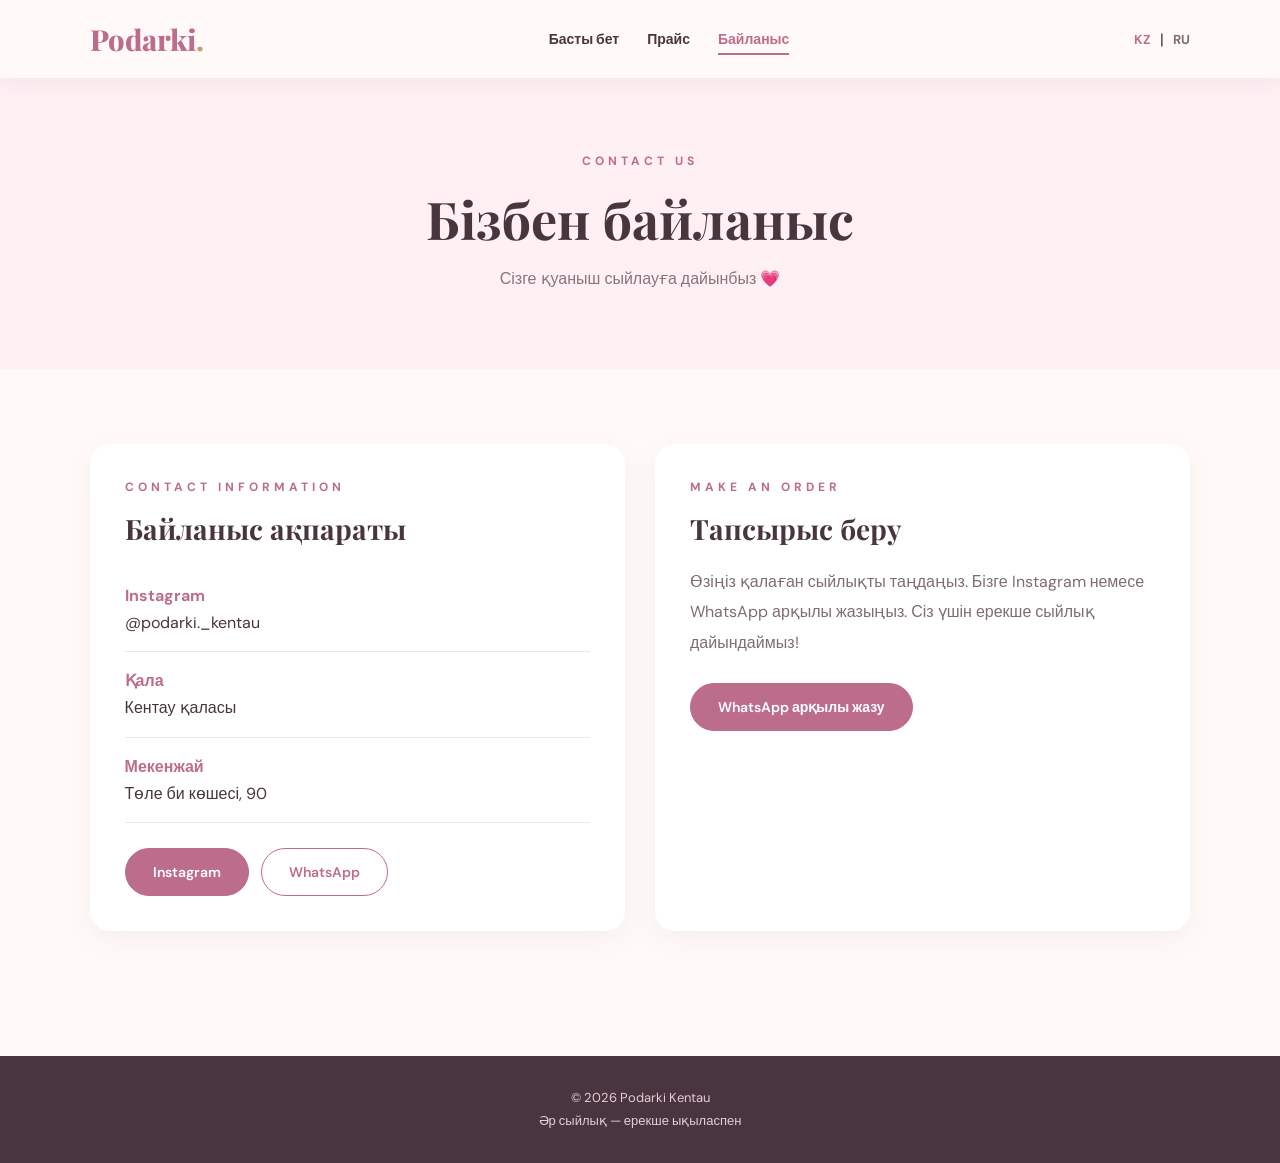
<file: contacts.html>
<!DOCTYPE html>
<html lang="kk">
<head>
    <meta charset="UTF-8">
    <meta name="viewport" content="width=device-width, initial-scale=1.0">
    <title>Podarki Kentau | Байланыс</title>
    <link rel="stylesheet" href="style.css">
    <script src="script.js" defer></script>
</head>
<body>

<header>
    <a href="index.html" class="logo">Podarki<span>.</span></a>
    <nav>
        <a href="index.html" data-kk="Басты бет" data-ru="Главная">Басты бет</a>
        <a href="price.html" data-kk="Прайс" data-ru="Цены">Прайс</a>
        <a href="contacts.html" class="active" data-kk="Байланыс" data-ru="Контакты">Байланыс</a>
    </nav>
    <div class="languages">
        <button data-lang="kk" onclick="setLanguage('kk')">KZ</button>
        <span>|</span>
        <button data-lang="ru" onclick="setLanguage('ru')">RU</button>
    </div>
</header>

<section class="page-banner">
    <div class="small-title">CONTACT US</div>
    <h1 data-kk="Бізбен байланыс" data-ru="Свяжитесь с нами">Бізбен байланыс</h1>
    <p data-kk="Сізге қуаныш сыйлауға дайынбыз 💗" data-ru="Мы готовы подарить вам радость 💗">Сізге қуаныш сыйлауға дайынбыз 💗</p>
</section>

<section class="section container">

    <div class="contact-grid">

        <div class="contact-card">
            <div class="small-title">CONTACT INFORMATION</div>

            <h2 data-kk="Байланыс ақпараты" data-ru="Контактная информация">Байланыс ақпараты</h2>

            <div class="contact-line">
                <strong>Instagram</strong><br>
                @podarki._kentau
            </div>

            <div class="contact-line">
                <strong data-kk="Қала" data-ru="Город">Қала</strong><br>
                <span data-kk="Кентау қаласы" data-ru="Город Кентау">Кентау қаласы</span>
            </div>

            <div class="contact-line">
                <strong data-kk="Мекенжай" data-ru="Адрес">Мекенжай</strong><br>
                <span data-kk="Төле би көшесі, 90" data-ru="Улица Төле би, 90">Төле би көшесі, 90</span>
            </div>

            <div class="contact-buttons">
                <a href="https://instagram.com/podarki._kentau" target="_blank" class="btn">Instagram</a>

                <a href="https://wa.me/77077395232" target="_blank" class="btn instagram-btn">WhatsApp</a>
            </div>
        </div>

        <div class="contact-card">
            <div class="small-title">MAKE AN ORDER</div>

            <h2 data-kk="Тапсырыс беру" data-ru="Оформить заказ">Тапсырыс беру</h2>

            <p style="line-height:1.9; color:#806c74; margin-bottom:25px;"
               data-kk="Өзіңіз қалаған сыйлықты таңдаңыз. Бізге Instagram немесе WhatsApp арқылы жазыңыз. Сіз үшін ерекше сыйлық дайындаймыз!"
               data-ru="Выберите понравившийся подарок. Напишите нам в Instagram или WhatsApp. Мы подготовим для вас особенный подарок!">
               Өзіңіз қалаған сыйлықты таңдаңыз. Бізге Instagram немесе WhatsApp арқылы жазыңыз. Сіз үшін ерекше сыйлық дайындаймыз!
            </p>

            <a href="https://wa.me/77077395232" target="_blank" class="btn"
               data-kk="WhatsApp арқылы жазу"
               data-ru="Написать в WhatsApp">
               WhatsApp арқылы жазу
            </a>
        </div>

    </div>

</section>

<footer>
    <p>© 2026 Podarki Kentau</p>
    <p data-kk="Әр сыйлық — ерекше ықыласпен " data-ru="Каждый подарок — с особой заботой ">Әр сыйлық — ерекше ықыласпен 💗</p>
</footer>

</body>
</html>
</file>
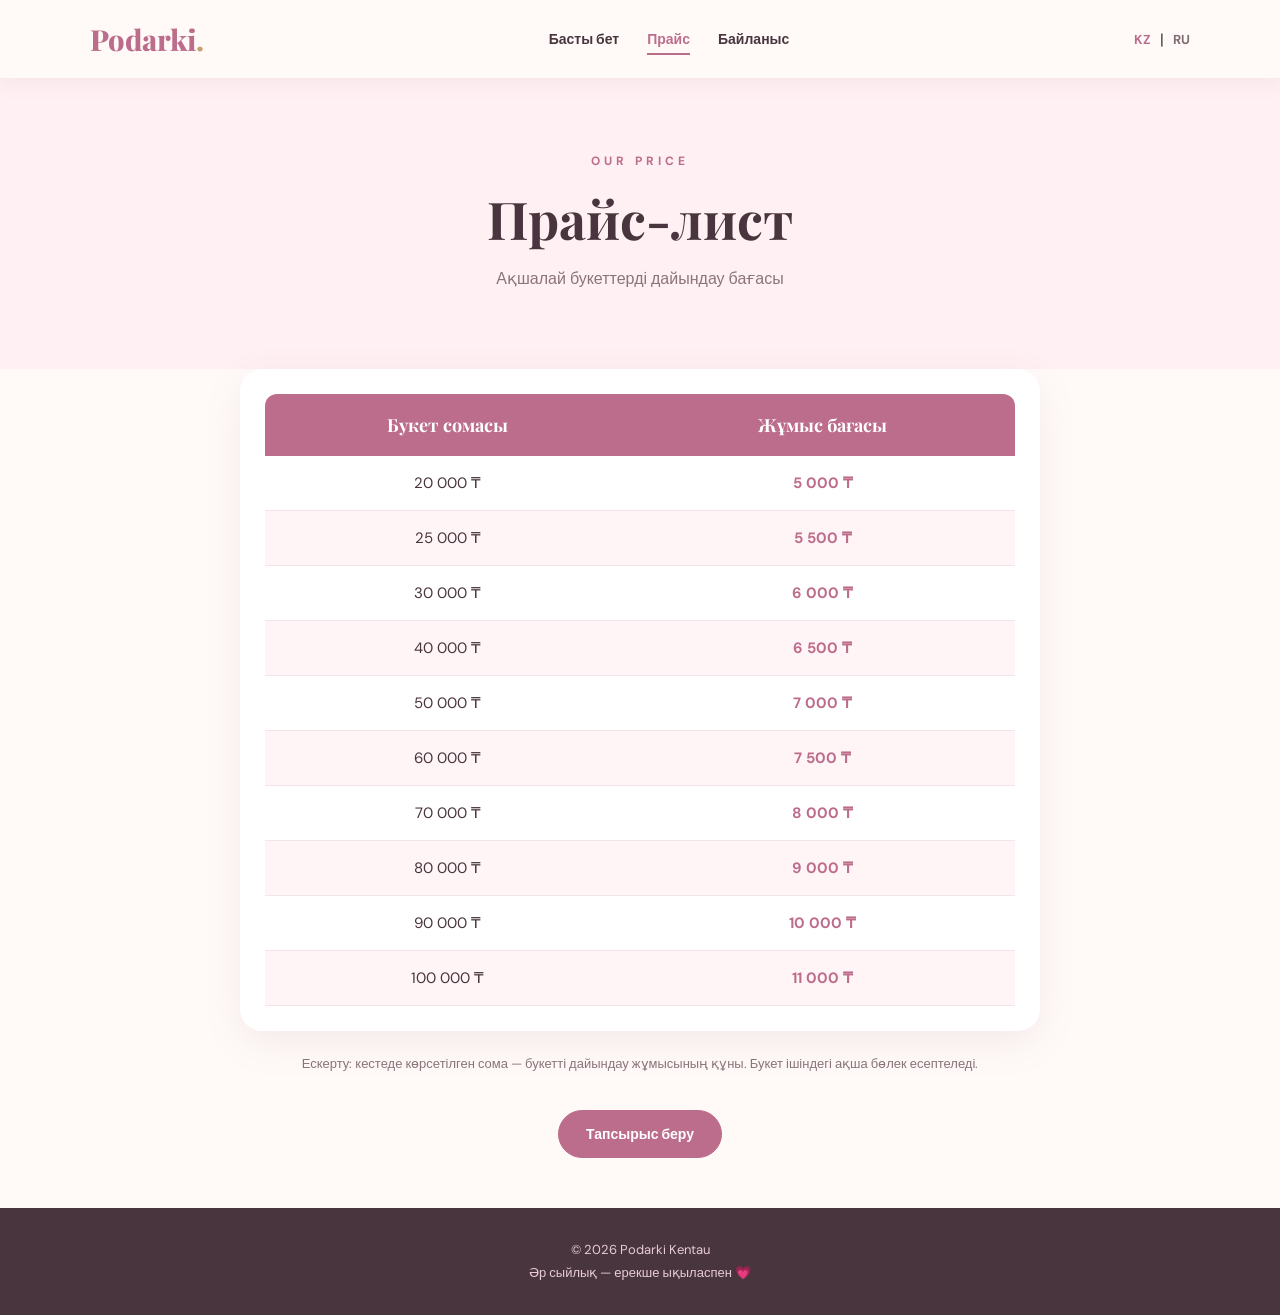
<file: price.html>
<!DOCTYPE html>
<html lang="kk">
<head>
    <meta charset="UTF-8">
    <meta name="viewport" content="width=device-width, initial-scale=1.0">
    <title>Podarki Kentau | Прайс</title>
    <link rel="stylesheet" href="style.css">
    <script src="script.js" defer></script>
</head>
<body>

<header>
    <a href="index.html" class="logo">Podarki<span>.</span></a>
    <nav>
        <a href="index.html" data-kk="Басты бет" data-ru="Главная">Басты бет</a>
        <a href="price.html" class="active" data-kk="Прайс" data-ru="Цены">Прайс</a>
        <a href="contacts.html" data-kk="Байланыс" data-ru="Контакты">Байланыс</a>
    </nav>
    <div class="languages">
        <button data-lang="kk" onclick="setLanguage('kk')">KZ</button>
        <span>|</span>
        <button data-lang="ru" onclick="setLanguage('ru')">RU</button>
    </div>
</header>

<section class="page-banner">
    <div class="small-title">OUR PRICE</div>
    <h1 data-kk="Прайс-лист" data-ru="Прайс-лист">Прайс-лист</h1>
    <p data-kk="Ақшалай букеттерді дайындау бағасы" data-ru="Стоимость изготовления денежных букетов">Ақшалай букеттерді дайындау бағасы</p>

</section>

    <div class="price-wrap">
        <table class="price-table">
            <thead>
                <tr>
                    <th data-kk="Букет сомасы" data-ru="Сумма букета">Букет сомасы</th>
                    <th data-kk="Жұмыс бағасы" data-ru="Стоимость работы">Жұмыс бағасы</th>
                </tr>
            </thead>
            <tbody>
                <tr><td>20 000 ₸</td><td>5 000 ₸</td></tr>
                <tr><td>25 000 ₸</td><td>5 500 ₸</td></tr>
                <tr><td>30 000 ₸</td><td>6 000 ₸</td></tr>
                <tr><td>40 000 ₸</td><td>6 500 ₸</td></tr>
                <tr><td>50 000 ₸</td><td>7 000 ₸</td></tr>
                <tr><td>60 000 ₸</td><td>7 500 ₸</td></tr>
                <tr><td>70 000 ₸</td><td>8 000 ₸</td></tr>
                <tr><td>80 000 ₸</td><td>9 000 ₸</td></tr>
                <tr><td>90 000 ₸</td><td>10 000 ₸</td></tr>
                <tr><td>100 000 ₸</td><td>11 000 ₸</td></tr>
            </tbody>
        </table>
    </div>

    <p class="price-note"
       data-kk="Ескерту: кестеде көрсетілген сома — букетті дайындау жұмысының құны. Букет ішіндегі ақша бөлек есептеледі."
       data-ru="Примечание: в таблице указана стоимость работы по оформлению букета. Деньги внутри букета оплачиваются отдельно.">
       Ескерту: кестеде көрсетілген сома — букетті дайындау жұмысының құны.
       Букет ішіндегі ақша бөлек есептеледі.
    </p>

    <div style="text-align:center; margin-top:35px;">
        <a href="contacts.html" class="btn"
           data-kk="Тапсырыс беру"
           data-ru="Заказать">
           Тапсырыс беру
        </a>
    </div>

</section>

<footer>
    <p>© 2026 Podarki Kentau</p>
    <p data-kk="Әр сыйлық — ерекше ықыласпен 💗" data-ru="Каждый подарок — с особой заботой 💗">Әр сыйлық — ерекше ықыласпен 💗</p>
</footer>

</body>
</html>
</file>
<file: style.css>
@import url('https://fonts.googleapis.com/css2?family=DM+Sans:wght@400;500;600;700;800&family=Playfair+Display:wght@500;600;700;800&display=swap');

:root {
    --pink: #e8a7bd;
    --dark-pink: #bd6d8c;
    --light-pink: #fff0f4;
    --cream: #fffaf8;
    --text: #49353d;
    --gold: #c5a06a;
    --white: #ffffff;
}

* {
    margin: 0;
    padding: 0;
    box-sizing: border-box;
}

html {
    scroll-behavior: smooth;
}

body {
    background: var(--cream);
    color: var(--text);
    font-family: 'DM Sans', sans-serif;
}

a {
    text-decoration: none;
    color: inherit;
}

img {
    width: 100%;
    display: block;
    object-fit: cover;
}

/* HEADER */

header {
    position: sticky;
    top: 0;
    z-index: 100;
    display: flex;
    justify-content: space-between;
    align-items: center;
    gap: 25px;
    padding: 20px 7%;
    background: rgba(255,250,248,0.96);
    box-shadow: 0 4px 20px rgba(130,75,95,0.08);
    backdrop-filter: blur(12px);
}

.logo {
    font-family: 'Playfair Display', serif;
    font-size: 29px;
    font-weight: 800;
    color: var(--dark-pink);
    white-space: nowrap;
}

.logo span {
    color: var(--gold);
}

nav {
    display: flex;
    align-items: center;
    gap: 28px;
}

nav a {
    font-size: 14px;
    font-weight: 600;
    position: relative;
    transition: 0.3s;
}

nav a::after {
    content: "";
    position: absolute;
    left: 0;
    bottom: -7px;
    width: 0;
    height: 2px;
    background: var(--dark-pink);
    transition: 0.3s;
}

nav a:hover,
nav a.active {
    color: var(--dark-pink);
}

nav a:hover::after,
nav a.active::after {
    width: 100%;
}

/* LANGUAGE */

.languages {
    display: flex;
    align-items: center;
    gap: 9px;
    white-space: nowrap;
}

.languages button {
    border: none;
    background: transparent;
    color: #806c74;
    font-weight: 700;
    font-size: 13px;
    cursor: pointer;
    font-family: 'DM Sans', sans-serif;
    transition: 0.3s;
}

.languages button:hover,
.languages button.selected {
    color: var(--dark-pink);
}

/* BUTTON */

.btn {
    display: inline-block;
    background: var(--dark-pink);
    color: white;
    padding: 14px 27px;
    border-radius: 30px;
    font-size: 14px;
    font-weight: 600;
    transition: 0.3s;
    border: 1px solid var(--dark-pink);
    cursor: pointer;
}

.btn:hover {
    background: transparent;
    color: var(--dark-pink);
    transform: translateY(-3px);
    box-shadow: 0 8px 20px rgba(189,109,140,0.18);
}

/* GENERAL */

.container {
    width: 86%;
    max-width: 1200px;
    margin: auto;
}

.section {
    padding: 75px 0;
}

.small-title {
    color: var(--dark-pink);
    text-transform: uppercase;
    letter-spacing: 4px;
    font-size: 12px;
    font-weight: 700;
    margin-bottom: 15px;
}

h1, h2, h3 {
    font-family: 'Playfair Display', serif;
}

.section-title {
    font-size: clamp(30px, 4vw, 43px);
    text-align: center;
    margin-bottom: 15px;
}

.section-desc {
    text-align: center;
    color: #8a747c;
    margin-bottom: 40px;
    line-height: 1.8;
}

/* HERO */

.hero {
    min-height: 620px;
    display: flex;
    align-items: center;
    padding: 75px 8%;
    background:
        linear-gradient(90deg, rgba(255,240,244,.97), rgba(255,240,244,.55)),
        url('images/buket1.jpg') center/cover;
}

.hero-content {
    max-width: 650px;
}

.hero h1 {
    font-size: clamp(42px, 6vw, 70px);
    line-height: 1.12;
    margin-bottom: 22px;
}

.hero h1 span {
    color: var(--dark-pink);
}

.hero p {
    color: #806c74;
    font-size: 16px;
    line-height: 1.9;
    margin-bottom: 30px;
    max-width: 480px;
}

/* CATEGORY CARDS */

.category-grid {
    display: grid;
    grid-template-columns: repeat(4, 1fr);
    gap: 22px;
}

.category-card {
    background: white;
    border-radius: 18px;
    overflow: hidden;
    box-shadow: 0 8px 25px rgba(130,75,95,0.07);
    transition: 0.35s;
}

.category-card:hover {
    transform: translateY(-9px);
    box-shadow: 0 16px 35px rgba(130,75,95,0.14);
}

.category-card img {
    height: 260px;
    transition: 0.5s;
}

.category-card:hover img {
    transform: scale(1.06);
}

.category-image {
    overflow: hidden;
}

.category-info {
    padding: 20px;
    text-align: center;
}

.category-info h3 {
    font-size: 21px;
    margin-bottom: 8px;
}

.category-info p {
    color: #8a747c;
    font-size: 13px;
}

/* FEATURE CARDS */

.features {
    display: grid;
    grid-template-columns: repeat(3, 1fr);
    gap: 22px;
}

.feature {
    background: white;
    padding: 30px 22px;
    border-radius: 18px;
    text-align: center;
    box-shadow: 0 8px 25px rgba(130,75,95,0.06);
    transition: 0.3s;
}

.feature:hover {
    transform: translateY(-8px);
}

.feature .symbol {
    font-size: 32px;
    margin-bottom: 12px;
}

.feature h3 {
    font-size: 21px;
    margin-bottom: 9px;
}

.feature p {
    font-size: 13px;
    color: #8a747c;
    line-height: 1.7;
}

/* PAGE BANNER */

.page-banner {
    padding: 75px 20px;
    text-align: center;
    background: var(--light-pink);
}

.page-banner h1 {
    font-size: clamp(36px, 5vw, 52px);
    margin-bottom: 12px;
}

.page-banner p {
    color: #8a747c;
    line-height: 1.8;
}

/* PRICE TABLE */

.price-wrap {
    max-width: 800px;
    margin: auto;
    background: white;
    border-radius: 22px;
    padding: 25px;
    box-shadow: 0 12px 40px rgba(130,75,95,0.09);
    overflow-x: auto;
}

.price-table {
    width: 100%;
    border-collapse: collapse;
    text-align: center;
}

.price-table th {
    background: var(--dark-pink);
    color: white;
    padding: 19px;
    font-family: 'Playfair Display', serif;
    font-size: 18px;
}

.price-table th:first-child {
    border-radius: 12px 0 0 0;
}

.price-table th:last-child {
    border-radius: 0 12px 0 0;
}

.price-table td {
    padding: 17px;
    border-bottom: 1px solid #f4e3e9;
    font-size: 15px;
}

.price-table tbody tr:nth-child(even) {
    background: #fff5f7;
}

.price-table tbody tr {
    transition: 0.25s;
}

.price-table tbody tr:hover {
    background: #fce4ec;
}

.price-table td:last-child {
    color: var(--dark-pink);
    font-weight: 700;
}

.price-note {
    text-align: center;
    color: #8a747c;
    font-size: 13px;
    margin-top: 22px;
    line-height: 1.7;
}

/* GALLERY */

.gallery-grid {
    display: grid;
    grid-template-columns: repeat(3, 1fr);
    gap: 22px;
}

.gallery-item {
    position: relative;
    overflow: hidden;
    border-radius: 18px;
    height: 340px;
    background: var(--light-pink);
    box-shadow: 0 8px 25px rgba(130,75,95,0.08);
}

.gallery-item img {
    height: 100%;
    transition: 0.5s;
}

.gallery-item:hover img {
    transform: scale(1.09);
}

.gallery-item::after {
    content: "♥";
    position: absolute;
    inset: 0;
    display: flex;
    align-items: center;
    justify-content: center;
    color: white;
    font-size: 40px;
    opacity: 0;
    transition: 0.4s;
    background: rgba(125,65,87,0);
}

.gallery-item:hover::after {
    opacity: 1;
    background: rgba(125,65,87,0.25);
}

/* CONTACTS */

.contact-grid {
    display: grid;
    grid-template-columns: 1fr 1fr;
    gap: 30px;
}

.contact-card {
    background: white;
    padding: 35px;
    border-radius: 20px;
    box-shadow: 0 8px 30px rgba(130,75,95,0.07);
}

.contact-card h2 {
    font-size: 28px;
    margin-bottom: 20px;
}

.contact-line {
    padding: 15px 0;
    border-bottom: 1px solid #f4e3e9;
    line-height: 1.7;
}

.contact-line strong {
    color: var(--dark-pink);
}

.contact-buttons {
    display: flex;
    gap: 12px;
    flex-wrap: wrap;
    margin-top: 25px;
}

.instagram-btn {
    background: transparent;
    color: var(--dark-pink);
}

.instagram-btn:hover {
    background: var(--dark-pink);
    color: white;
}

/* FOOTER */

footer {
    background: #49353d;
    color: white;
    padding: 30px 7%;
    text-align: center;
    margin-top: 50px;
}

footer p {
    font-size: 13px;
    color: #e8cbd5;
    line-height: 1.8;
}

/* RESPONSIVE */

@media (max-width: 950px) {
    header {
        flex-wrap: wrap;
        justify-content: center;
    }

    .category-grid {
        grid-template-columns: repeat(2, 1fr);
    }
}

@media (max-width: 650px) {
    nav {
        justify-content: center;
        flex-wrap: wrap;
        gap: 18px;
    }

    .hero {
        min-height: 520px;
        padding: 60px 7%;
    }

    .features,
    .gallery-grid,
    .contact-grid {
        grid-template-columns: 1fr;
    }

    .category-grid {
        grid-template-columns: 1fr;
    }

    .gallery-item {
        height: 300px;
    }

    .price-wrap {
        padding: 12px;
    }

    .price-table th,
    .price-table td {
        padding: 13px 8px;
        font-size: 13px;
    }

    .logo {
        font-size: 25px;
    }
}
</file>
